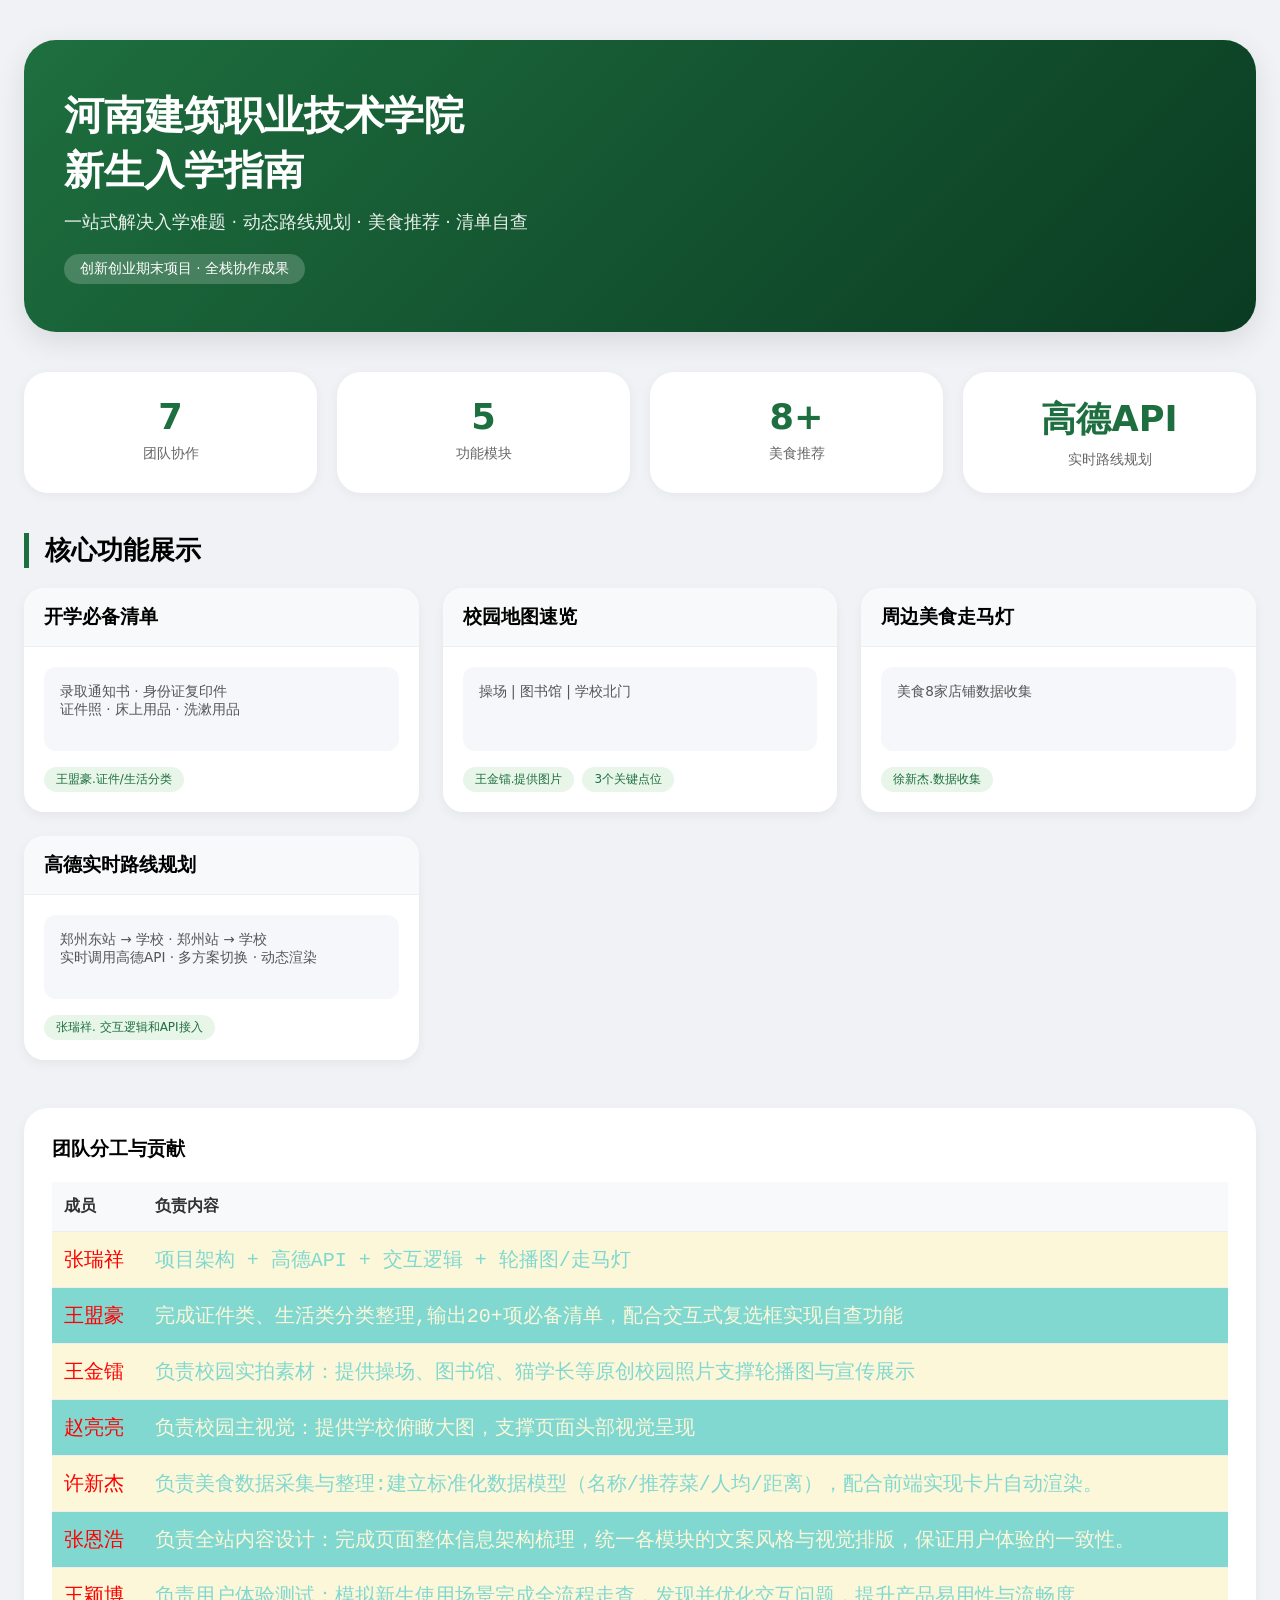
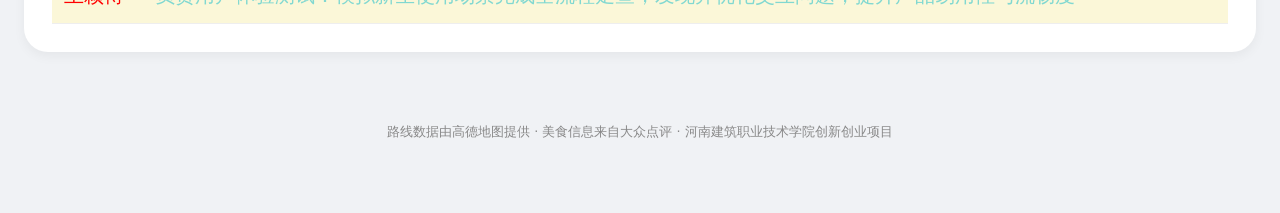
<file: 项目负责/项目负责.html>
<!DOCTYPE html>
<html lang="zh-CN">

<head>
    <meta charset="UTF-8">
    <meta name="viewport" content="width=device-width, initial-scale=1.0">
    <title>项目展示 · 河南建院新生指南</title>
    <link rel="stylesheet" href="./项目负责.css">
</head>

<body>
    <div class="container">
        <!-- 头部 -->
        <div class="hero">
            <h1>河南建筑职业技术学院<br>新生入学指南</h1>
            <p>一站式解决入学难题 · 动态路线规划 · 美食推荐 · 清单自查</p>
            <div class="hero-badge">创新创业期末项目 · 全栈协作成果</div>
        </div>

        <!-- 数据统计 -->
        <div class="stats">
            <div class="stat-card">
                <div class="stat-number">7</div>
                <div class="stat-label">团队协作</div>
            </div>
            <div class="stat-card">
                <div class="stat-number">5</div>
                <div class="stat-label">功能模块</div>
            </div>
            <div class="stat-card">
                <div class="stat-number">8+</div>
                <div class="stat-label">美食推荐</div>
            </div>
            <div class="stat-card">
                <div class="stat-number">高德API</div>
                <div class="stat-label">实时路线规划</div>
            </div>
        </div>

        <!-- 模块展示 -->
        <div class="section-title">核心功能展示</div>
        <div class="modules-grid">
            <!-- 模块1：开学清单 -->
            <div class="module-card">
                <div class="module-header">开学必备清单</div>
                <div class="module-body">
                    <div class="module-demo">
                        录取通知书 · 身份证复印件<br>
                        证件照 · 床上用品 · 洗漱用品
                    </div>
                    <div class="member-list"><span class="member-tag">王盟豪.证件/生活分类</span></div>
                </div>
            </div>
            <!-- 模块2：校园地图 -->
            <div class="module-card">
                <div class="module-header">校园地图速览</div>
                <div class="module-body">
                    <div class="module-demo">
                        操场 | 图书馆 | 学校北门<br>
                    </div>
                    <div class="member-list"><span class="member-tag">王金镭.提供图片</span><span
                            class="member-tag">3个关键点位</span></div>
                </div>
            </div>
            <!-- 模块3：美食推荐 -->
            <div class="module-card">
                <div class="module-header">周边美食走马灯</div>
                <div class="module-body">
                    <div class="module-demo">
                        美食8家店铺数据收集
                    </div>
                    <div class="member-list"><span class="member-tag">徐新杰.数据收集</span></div>
                </div>
            </div>
            <!-- 模块4：高德路线规划 -->
            <div class="module-card">
                <div class="module-header">高德实时路线规划</div>
                <div class="module-body">
                    <div class="module-demo">
                        郑州东站 → 学校 · 郑州站 → 学校<br>
                        实时调用高德API · 多方案切换 · 动态渲染
                    </div>
                    <div class="member-list"><span class="member-tag">张瑞祥. 交互逻辑和API接入</span></div>
                </div>
            </div>
        </div>

        <!-- 团队分工表 -->
        <div class="team-section">
            <h3 style="margin-bottom: 20px;">团队分工与贡献</h3>
            <table class="team-table">
                <thead>
                    <tr>
                        <th>成员</th>
                        <th>负责内容</th>

                    </tr>
                </thead>
                <tbody>
                    <tr class="role-leader">
                        <td>张瑞祥</td>
                        <td>项目架构 + 高德API + 交互逻辑 + 轮播图/走马灯</td>

                    </tr>
                    <tr>
                        <td>王盟豪</td>
                        <td>完成证件类、生活类分类整理,输出20+项必备清单，配合交互式复选框实现自查功能</td>

                    </tr>
                    <tr>
                        <td>王金镭</td>
                        <td>负责校园实拍素材：提供操场、图书馆、猫学长等原创校园照片支撑轮播图与宣传展示</td>

                    </tr>
                    <tr>
                        <td>赵亮亮</td>
                        <td>负责校园主视觉：提供学校俯瞰大图，支撑页面头部视觉呈现 </td>

                    </tr>
                    <tr>
                        <td>许新杰</td>
                        <td>负责美食数据采集与整理:建立标准化数据模型（名称/推荐菜/人均/距离），配合前端实现卡片自动渲染。</td>

                    </tr>
                    <tr>
                        <td>张恩浩</td>
                        <td>负责全站内容设计：完成页面整体信息架构梳理，统一各模块的文案风格与视觉排版，保证用户体验的一致性。</td>

                    </tr>
                    <tr>
                        <td>王颖博</td>
                        <td>负责用户体验测试：模拟新生使用场景完成全流程走查，发现并优化交互问题，提升产品易用性与流畅度</td>

                    </tr>
                </tbody>
            </table>
        </div>
        <div class="footer">
            路线数据由高德地图提供 · 美食信息来自大众点评 · 河南建筑职业技术学院创新创业项目
        </div>
    </div>
</body>

</html>
</file>
<file: 项目负责/项目负责.css>
* {
     margin: 0;
     padding: 0;
     box-sizing: border-box;
 }

 body {
     font-family: system-ui, 'Segoe UI', 'PingFang SC', Roboto, sans-serif;
     background: #f0f2f5;
     padding: 40px 24px;
 }

 .container {
     max-width: 1300px;
     margin: 0 auto;
 }

 /* 头部 */
 .hero {
     background: linear-gradient(135deg, #1e6f3f 0%, #0a3b22 100%);
     border-radius: 32px;
     padding: 48px 40px;
     margin-bottom: 40px;
     color: white;
     box-shadow: 0 10px 30px rgba(0, 0, 0, 0.1);
 }

 .hero h1 {
     font-size: 2.5rem;
     margin-bottom: 12px;
 }

 .hero p {
     font-size: 1.1rem;
     opacity: 0.9;
 }

 .hero-badge {
     display: inline-block;
     background: rgba(255, 255, 255, 0.2);
     padding: 6px 16px;
     border-radius: 50px;
     font-size: 0.85rem;
     margin-top: 20px;
 }

 /* 项目概览卡片 */
 .stats {
     display: grid;
     grid-template-columns: repeat(4, 1fr);
     gap: 20px;
     margin-bottom: 40px;
 }

 .stat-card {
     background: white;
     padding: 24px;
     border-radius: 24px;
     text-align: center;
     box-shadow: 0 2px 12px rgba(0, 0, 0, 0.05);
     transition: transform 0.2s;
 }

 .stat-card:hover {
     transform: translateY(-4px);
 }

 .stat-number {
     font-size: 2.2rem;
     font-weight: 700;
     color: #1e6f3f;
 }

 .stat-label {
     color: #666;
     font-size: 0.85rem;
     margin-top: 8px;
 }

 /* 模块展示区 */
 .section-title {
     font-size: 1.6rem;
     font-weight: 600;
     margin: 32px 0 20px;
     padding-left: 16px;
     border-left: 5px solid #1e6f3f;
 }

 .modules-grid {
     display: grid;
     grid-template-columns: repeat(auto-fill, minmax(300px, 1fr));
     gap: 24px;
     margin-bottom: 48px;
 }

 .module-card {
     background: white;
     border-radius: 20px;
     overflow: hidden;
     box-shadow: 0 4px 12px rgba(0, 0, 0, 0.05);
     transition: all 0.2s;
 }

 .module-card:hover {
     transform: translateY(-4px);
     box-shadow: 0 12px 24px rgba(0, 0, 0, 0.1);
 }

 .module-header {
     padding: 16px 20px;
     background: #f8f9fa;
     border-bottom: 1px solid #eee;
     font-weight: 600;
     font-size: 1.2rem;
 }

 .module-body {
     padding: 20px;
 }

 .module-demo {
     background: #f5f7fa;
     border-radius: 12px;
     padding: 16px;
     margin-bottom: 16px;
     font-size: 0.85rem;
     color: #555;
     height: 84px;
 }

 .member-list {
     display: flex;
     flex-wrap: wrap;
     gap: 8px;
     margin-top: 12px;
 }

 .member-tag {
     background: #e8f5e9;
     color: #1e6f3f;
     padding: 4px 12px;
     border-radius: 20px;
     font-size: 0.75rem;
     font-weight: 500;
 }

 /* 分工总览表 */
 .team-section {
     background: white;
     border-radius: 24px;
     padding: 28px;
     margin-top: 20px;
     margin-bottom: 40px;
     box-shadow: 0 4px 12px rgba(0, 0, 0, 0.05);
 }

 .team-table {
     width: 100%;
     border-collapse: collapse;
 }

 .team-table th,
 .team-table td {
     padding: 14px 12px;
     text-align: left;
     border-bottom: 1px solid #eee;
 }

 .team-table th {
     background: #f8f9fa;
     font-weight: 600;
     color: #333;
 }

 .role-leader {
     background: #e8f5e9;
     font-weight: 500;
 }

 .footer {
     text-align: center;
     padding: 32px;
     color: #888;
     font-size: 0.8rem;
 }

 .team-table tbody tr:nth-child(2n-1) {
     background-color: #fBf7D8;
     font-weight: 500;
     color: #81d8d1;
     font-size: 20px;
     font-family: 'Courier New', Courier, monospace;
 }

 .team-table tbody tr:nth-child(2n) {
     background-color: #81D8D1;
     color: #fBf7D8;
     font-weight: 500;
     font-size: 20px;
     font-family: 'Courier New', Courier, monospace;
 }

 .team-table tbody tr td:first-child {
     color: red;
 }
</file>
